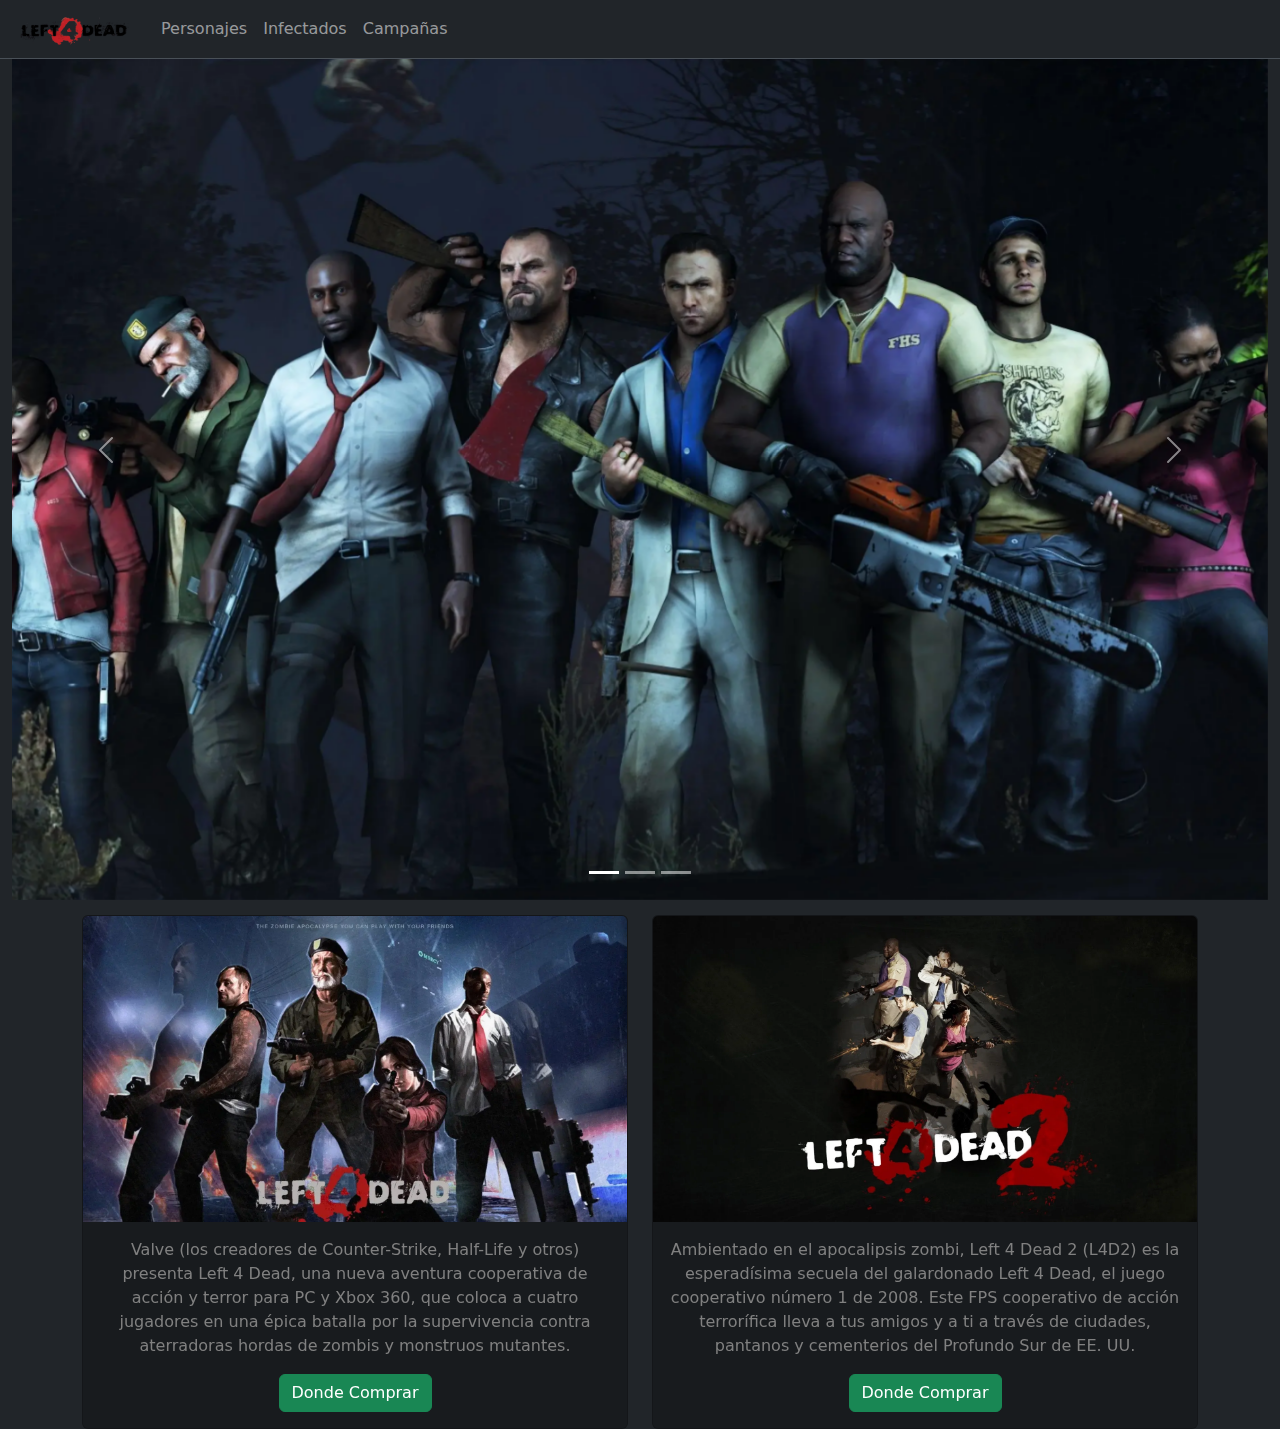
<file: index.html>
<!DOCTYPE html>
<html lang="en">

<head>
    <meta charset="UTF-8">
    <meta name="viewport" content="width=device-width, initial-scale=1.0">
    <!--Manifiesto-->
    <link rel="manifest" href="manifest.json">
    <!--CDN Bootstrap-->
    <link href="https://cdn.jsdelivr.net/npm/bootstrap@5.3.3/dist/css/bootstrap.min.css" rel="stylesheet"
        integrity="sha384-QWTKZyjpPEjISv5WaRU9OFeRpok6YctnYmDr5pNlyT2bRjXh0JMhjY6hW+ALEwIH" crossorigin="anonymous">
    <!--JS Bootstrap-->
    <script src="https://cdn.jsdelivr.net/npm/bootstrap@5.3.3/dist/js/bootstrap.bundle.min.js"
        integrity="sha384-YvpcrYf0tY3lHB60NNkmXc5s9fDVZLESaAA55NDzOxhy9GkcIdslK1eN7N6jIeHz"
        crossorigin="anonymous"></script>
    <!--Estilos-->
    <link rel="stylesheet" href="css/estilo_01.css">

    <title>Home</title>
</head>

<body>
    <!--Navbar-->
    <nav class="navbar navbar-expand-lg bg-dark border-bottom border-body" data-bs-theme="dark">
        <div class="container-fluid">
            <a class="navbar-brand" href="index.html">
                <img src="img/icon_logo.webp" alt="Logo" width="125" height="30">
            </a>
            <button class="navbar-toggler" type="button" data-bs-toggle="collapse" data-bs-target="#navbarNav"
                aria-controls="navbarNav" aria-expanded="false" aria-label="Toggle navigation">
                <span class="navbar-toggler-icon"></span>
            </button>
            <div class="collapse navbar-collapse" id="navbarNav">
                <ul class="navbar-nav">
                    <li class="nav-item">
                        <a class="nav-link" href="personajes.html">Personajes</a>
                    </li>
                    <li class="nav-item">
                        <a class="nav-link" href="infectados.html">Infectados</a>
                    </li>
                    <li class="nav-item">
                        <a class="nav-link" href="campañas.html">Campañas</a>
                    </li>
                </ul>
            </div>
        </div>
    </nav>

    <!--Carousel-->
    <div class="container-fluid">

        <div id="carouselExampleIndicators" class="carousel slide">
            <div class="carousel-indicators">
                <button type="button" data-bs-target="#carouselExampleIndicators" data-bs-slide-to="0" class="active"
                    aria-current="true" aria-label="Slide 1"></button>
                <button type="button" data-bs-target="#carouselExampleIndicators" data-bs-slide-to="1"
                    aria-label="Slide 2"></button>
                <button type="button" data-bs-target="#carouselExampleIndicators" data-bs-slide-to="2"
                    aria-label="Slide 3"></button>
            </div>
            <div class="carousel-inner">
                <div class="carousel-item active">
                    <img src="img/img_001.webp" class="d-block w-100" alt="...">
                </div>
                <div class="carousel-item">
                    <img src="img/img_004.webp" class="d-block w-100" alt="...">
                </div>
                <div class="carousel-item">
                    <img src="img/img_005.webp" class="d-block w-100" alt="...">
                </div>
            </div>
            <button class="carousel-control-prev" type="button" data-bs-target="#carouselExampleIndicators"
                data-bs-slide="prev">
                <span class="carousel-control-prev-icon" aria-hidden="true"></span>
                <span class="visually-hidden">Previous</span>
            </button>
            <button class="carousel-control-next" type="button" data-bs-target="#carouselExampleIndicators"
                data-bs-slide="next">
                <span class="carousel-control-next-icon" aria-hidden="true"></span>
                <span class="visually-hidden">Next</span>
            </button>
        </div>

    </div>

    <!--Notificacion de Bienvenida-->
    <dialog id="mi-dialogo">
        <img src="img/logo.png" style="margin: 0.5rem; width: 40px; height: 40px;">
        <h4 style="margin: 0.5rem;">Hola Bienvenido A La Wiki De L4D</h4>
        <button id="cerrar-dialogo" style="margin: 0.5rem;">Cerrar</button>
    </dialog>

    <!--Contenido-->
    <div class="container text-center">
        <div class="row">
            <div class="col-md-6 d-flex align-items-stretch">
                <div class="card">
                    <img src="img/img_002.webp" class="card-img-top">
                    <div class="card-body">
                        <p class="card-text">
                            Valve (los creadores de Counter-Strike, Half-Life y otros) presenta Left 4 Dead, una nueva
                            aventura cooperativa de acción y
                            terror para PC y Xbox 360, que coloca a cuatro jugadores en una épica batalla por la
                            supervivencia contra aterradoras hordas de zombis y monstruos
                            mutantes.
                        </p>
                        <a href="https://store.steampowered.com/app/500/Left_4_Dead/" class="btn btn-success">Donde
                            Comprar</a>
                    </div>
                </div>
            </div>
            <div class="col-md-6 d-flex align-items-stretch">
                <div class="card">
                    <img src="img/img_003.webp" class="card-img-top">
                    <div class="card-body">
                        <p class="card-text">
                            Ambientado en el apocalipsis zombi, Left 4 Dead 2 (L4D2) es la esperadísima secuela del
                            galardonado Left 4 Dead, el juego cooperativo número 1 de 2008.
                            Este FPS cooperativo de acción terrorífica lleva a tus amigos y a ti a través de ciudades,
                            pantanos y cementerios del Profundo Sur de EE. UU.
                        </p>
                        <a href="https://store.steampowered.com/app/550/Left_4_Dead_2/" class="btn btn-success">Donde
                            Comprar</a>
                    </div>
                </div>
            </div>
        </div>
    </div>

    <script src="serviceworker.js?v=1"></script>

    <script>
        //Registrar ServiceWorker
        if ('serviceWorker' in navigator) {
            navigator.serviceWorker.register('serviceworker.js')
                .then(function (registration) {
                    console.log('Service Worker registrado con éxito:', registration);
                })
                .catch(function (error) {
                    console.log('Fallo en el registro del Service Worker:', error);
                });
        }
        window.addEventListener("online", function () {
            console.log("Estas en linea!");
        });
        window.addEventListener("offline", function () {
            console.log("No tienes conexion a internet!");
        });
    </script>

    <script>
        /*Notificaciones*/

        //Pedir permiso para notificaciones
        function allowedNotifications() {
            if (!("Notification" in window)) {
                console.log("Notificaciones no soportadas en el navegador");
                return;
            }
            //Solicitar permiso al usuario
            Notification.requestPermission()
                .then(permission => {
                    if (permission === "granted") {
                        console.log("Permisos para las notificaciones aceptados");
                    } else {
                        console.log("Permisos para las notificaciones denegados");
                    }
                })
                .catch(error => {
                    console.error("Error al solicitar permiso para notificaciones:", error);
                });
        }
        //Mostrar notificaciones
        function showNotifications() {
            document.getElementById('mi-dialogo').showModal();
        }
        //Ejecutar la función para pedir permiso al cargar la página
        document.addEventListener("DOMContentLoaded", () => {
            allowedNotifications();
            //Mostrar una notificación de prueba
            setTimeout(() => {
                showNotifications();
            }, 3000);//Retraso de tres segundos para que la pagina cargue bien
        });
        //Cerrar el dialogo
        document.getElementById('cerrar-dialogo').addEventListener('click', () => 
            { document.getElementById('mi-dialogo').close(); 
        });
    </script>
</body>

</html>
</file>
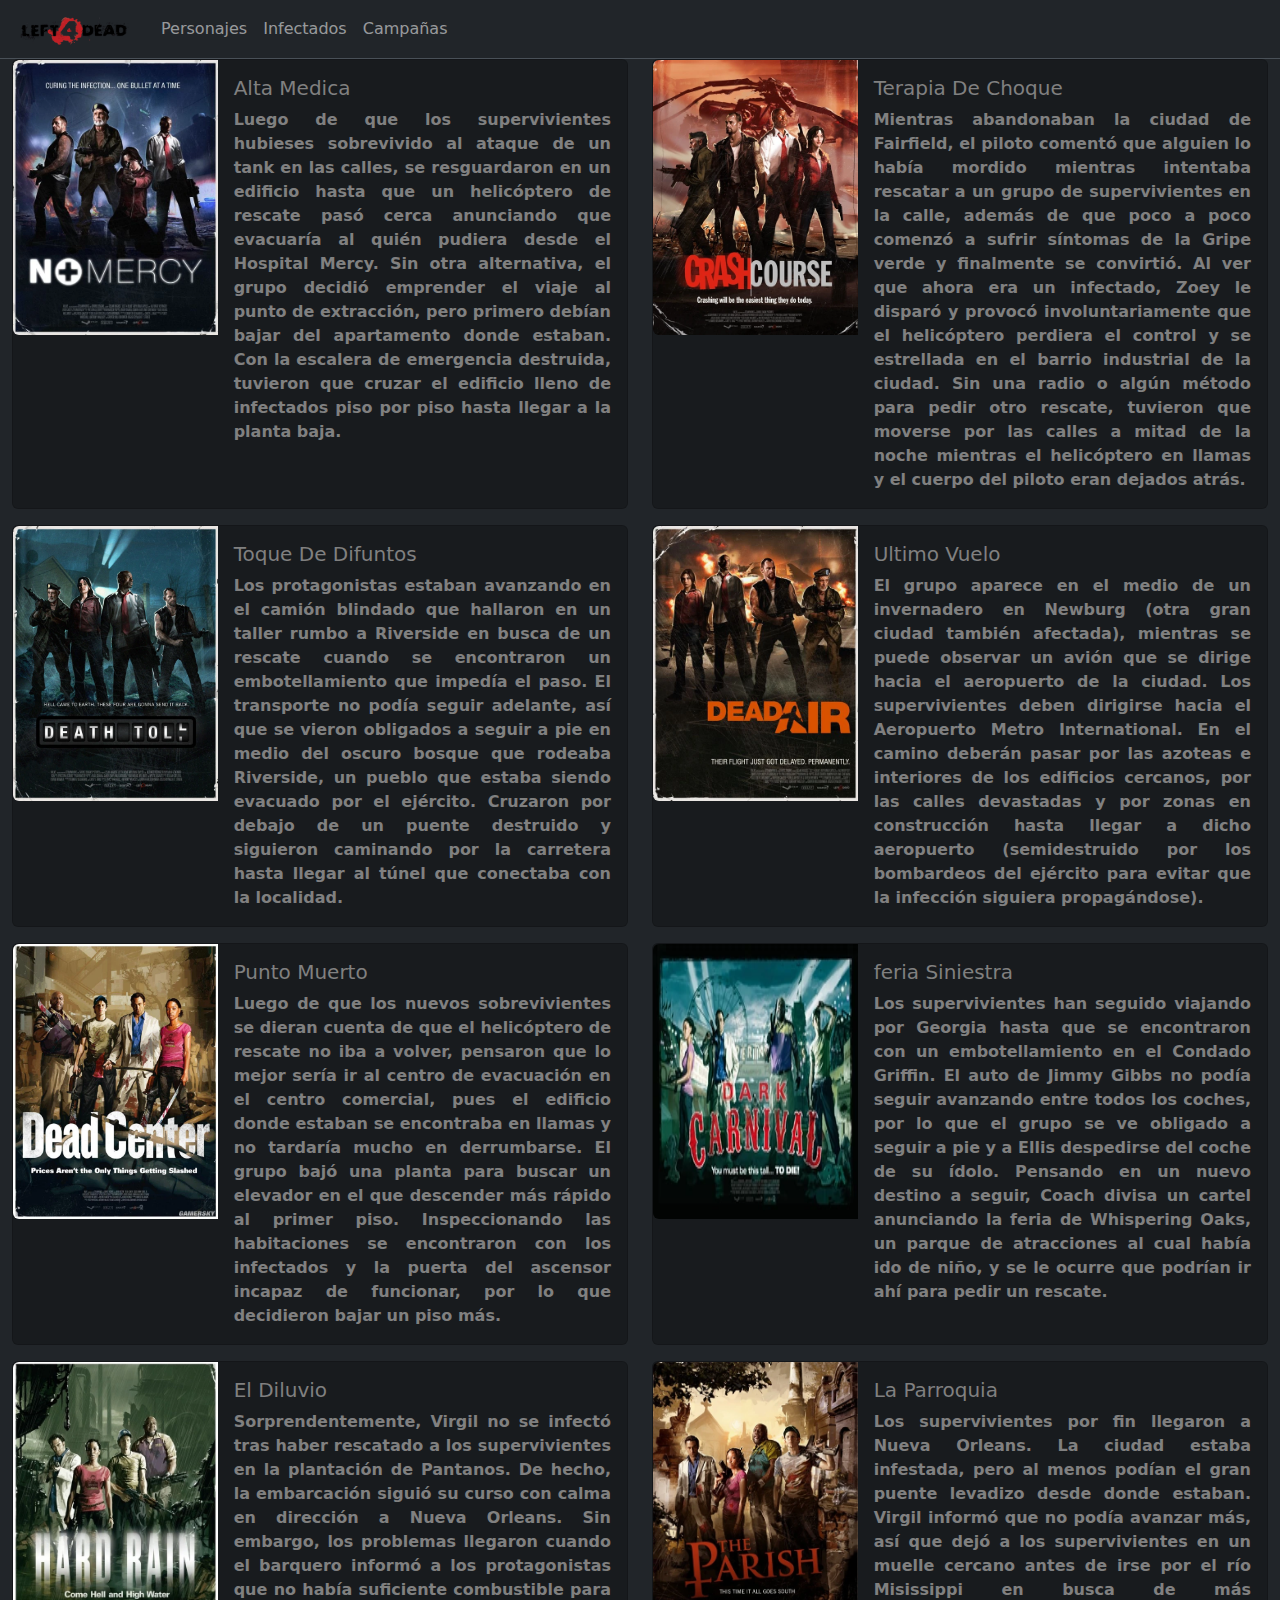
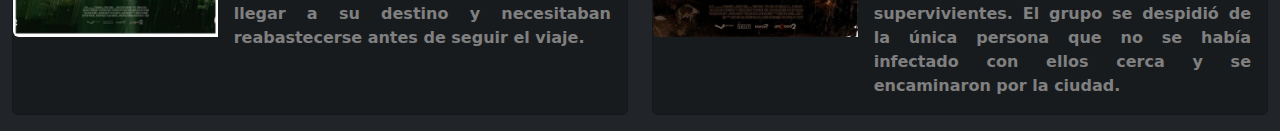
<file: campañas.html>
<!DOCTYPE html>
<html lang="en">

<head>
    <meta charset="UTF-8">
    <meta name="viewport" content="width=device-width, initial-scale=1.0">
    <!--CDN Bootstrap-->
    <link href="https://cdn.jsdelivr.net/npm/bootstrap@5.3.3/dist/css/bootstrap.min.css" rel="stylesheet"
        integrity="sha384-QWTKZyjpPEjISv5WaRU9OFeRpok6YctnYmDr5pNlyT2bRjXh0JMhjY6hW+ALEwIH" crossorigin="anonymous">
    <!--JS Bootstrap-->
    <script src="https://cdn.jsdelivr.net/npm/bootstrap@5.3.3/dist/js/bootstrap.bundle.min.js"
        integrity="sha384-YvpcrYf0tY3lHB60NNkmXc5s9fDVZLESaAA55NDzOxhy9GkcIdslK1eN7N6jIeHz"
        crossorigin="anonymous"></script>
    <!--Estilos-->
    <link rel="stylesheet" href="css/estilo_02.css">

    <title>Campañas</title>
</head>

<body>
    <!--Navbar-->
    <nav class="navbar navbar-expand-lg bg-dark border-bottom border-body" data-bs-theme="dark">
        <div class="container-fluid">
            <a class="navbar-brand" href="index.html">
                <img src="img/icon_logo.webp" alt="Logo" width="125" height="30">
            </a>
            <button class="navbar-toggler" type="button" data-bs-toggle="collapse" data-bs-target="#navbarNav"
                aria-controls="navbarNav" aria-expanded="false" aria-label="Toggle navigation">
                <span class="navbar-toggler-icon"></span>
            </button>
            <div class="collapse navbar-collapse" id="navbarNav">
                <ul class="navbar-nav">
                    <li class="nav-item">
                        <a class="nav-link" href="personajes.html">Personajes</a>
                    </li>
                    <li class="nav-item">
                        <a class="nav-link" href="infectados.html">Infectados</a>
                    </li>
                    <li class="nav-item">
                        <a class="nav-link" href="campañas.html">Campañas</a>
                    </li>
                </ul>
            </div>
        </div>
    </nav>

    <div class="container-fluid">

        <div class="row">

            <div class="col-md-6 d-flex align-items-stretch">
                <div class="card mb-3">
                    <div class="row g-0">
                        <div class="col-md-4">
                            <img src="img/Alta_Medica.webp" class="img-fluid rounded-start" alt="...">
                        </div>
                        <div class="col-md-8">
                            <div class="card-body">
                                <h5 class="card-title">Alta Medica</h5>
                                <p class="card-text">
                                    Luego de que los supervivientes hubieses sobrevivido al ataque de un tank en las
                                    calles, se resguardaron en un edificio hasta que un helicóptero de rescate pasó
                                    cerca anunciando que evacuaría al quién pudiera desde el Hospital Mercy. Sin otra
                                    alternativa, el grupo decidió emprender el viaje al punto de extracción, pero
                                    primero debían bajar del apartamento donde estaban. Con la escalera de emergencia
                                    destruida, tuvieron que cruzar el edificio lleno de infectados piso por piso hasta
                                    llegar a la planta baja.
                                </p>
                            </div>
                        </div>
                    </div>
                </div>
            </div>

            <div class="col-md-6 d-flex align-items-stretch">
                <div class="card mb-3">
                    <div class="row g-0">
                        <div class="col-md-4">
                            <img src="img/Terapia_Choque.webp" class="img-fluid rounded-start" alt="...">
                        </div>
                        <div class="col-md-8">
                            <div class="card-body">
                                <h5 class="card-title">Terapia De Choque</h5>
                                <p class="card-text">
                                    Mientras abandonaban la ciudad de Fairfield, el piloto comentó que alguien lo había
                                    mordido mientras intentaba rescatar a un grupo de supervivientes en la calle, además
                                    de que poco a poco comenzó a sufrir síntomas de la Gripe verde y finalmente se
                                    convirtió. Al ver que ahora era un infectado, Zoey le disparó y provocó
                                    involuntariamente que el helicóptero perdiera el control y se estrellada en el
                                    barrio industrial de la ciudad. Sin una radio o algún método para pedir otro
                                    rescate, tuvieron que moverse por las calles a mitad de la noche mientras el
                                    helicóptero en llamas y el cuerpo del piloto eran dejados atrás.
                                </p>
                            </div>
                        </div>
                    </div>
                </div>
            </div>

        </div>

        <div class="row">

            <div class="col-md-6 d-flex align-items-stretch">
                <div class="card mb-3">
                    <div class="row g-0">
                        <div class="col-md-4">
                            <img src="img/Toque_Difuntos.webp" class="img-fluid rounded-start" alt="...">
                        </div>
                        <div class="col-md-8">
                            <div class="card-body">
                                <h5 class="card-title">Toque De Difuntos</h5>
                                <p class="card-text">
                                    Los protagonistas estaban avanzando en el camión blindado que hallaron en un taller
                                    rumbo a Riverside en busca de un rescate cuando se encontraron un embotellamiento
                                    que impedía el paso. El transporte no podía seguir adelante, así que se vieron
                                    obligados a seguir a pie en medio del oscuro bosque que rodeaba Riverside, un pueblo
                                    que estaba siendo evacuado por el ejército. Cruzaron por debajo de un puente
                                    destruido y siguieron caminando por la carretera hasta llegar al túnel que conectaba
                                    con la localidad.
                                </p>
                            </div>
                        </div>
                    </div>
                </div>
            </div>

            <div class="col-md-6 d-flex align-items-stretch">
                <div class="card mb-3">
                    <div class="row g-0">
                        <div class="col-md-4">
                            <img src="img/Ultimo_Vuelo.webp" class="img-fluid rounded-start" alt="...">
                        </div>
                        <div class="col-md-8">
                            <div class="card-body">
                                <h5 class="card-title">Ultimo Vuelo</h5>
                                <p class="card-text">
                                    El grupo aparece en el medio de un invernadero en Newburg (otra gran ciudad también
                                    afectada), mientras se puede observar un avión que se dirige hacia el aeropuerto de
                                    la ciudad. Los supervivientes deben dirigirse hacia el Aeropuerto Metro
                                    International. En el camino deberán pasar por las azoteas e interiores de los
                                    edificios cercanos, por las calles devastadas y por zonas en construcción hasta
                                    llegar a dicho aeropuerto (semidestruido por los bombardeos del ejército para evitar
                                    que la infección siguiera propagándose).
                                </p>
                            </div>
                        </div>
                    </div>
                </div>
            </div>

        </div>

        <div class="row">

            <div class="col-md-6 d-flex align-items-stretch">
                <div class="card mb-3">
                    <div class="row g-0">
                        <div class="col-md-4">
                            <img src="img/Punto_Muerto.webp" class="img-fluid rounded-start" alt="...">
                        </div>
                        <div class="col-md-8">
                            <div class="card-body">
                                <h5 class="card-title">Punto Muerto</h5>
                                <p class="card-text">
                                    Luego de que los nuevos sobrevivientes se dieran cuenta de que el helicóptero de
                                    rescate no iba a volver, pensaron que lo mejor sería ir al centro de evacuación en
                                    el centro comercial, pues el edificio donde estaban se encontraba en llamas y no
                                    tardaría mucho en derrumbarse. El grupo bajó una planta para buscar un elevador en
                                    el que descender más rápido al primer piso. Inspeccionando las habitaciones se
                                    encontraron con los infectados y la puerta del ascensor incapaz de funcionar, por lo
                                    que decidieron bajar un piso más.
                                </p>
                            </div>
                        </div>
                    </div>
                </div>
            </div>

            <div class="col-md-6 d-flex align-items-stretch">
                <div class="card mb-3">
                    <div class="row g-0">
                        <div class="col-md-4">
                            <img src="img/Feria_Siniestra.webp" class="img-fluid rounded-start" alt="...">
                        </div>
                        <div class="col-md-8">
                            <div class="card-body">
                                <h5 class="card-title">feria Siniestra</h5>
                                <p class="card-text">
                                    Los supervivientes han seguido viajando por Georgia hasta que se encontraron con un
                                    embotellamiento en el Condado Griffin. El auto de Jimmy Gibbs no podía seguir
                                    avanzando entre todos los coches, por lo que el grupo se ve obligado a seguir a pie
                                    y a Ellis despedirse del coche de su ídolo. Pensando en un nuevo destino a seguir,
                                    Coach divisa un cartel anunciando la feria de Whispering Oaks, un parque de
                                    atracciones al cual había ido de niño, y se le ocurre que podrían ir ahí para pedir
                                    un rescate.
                                </p>
                            </div>
                        </div>
                    </div>
                </div>
            </div>

        </div>

        <div class="row">

            <div class="col-md-6 d-flex align-items-stretch">
                <div class="card mb-3">
                    <div class="row g-0">
                        <div class="col-md-4">
                            <img src="img/Diluvio.webp" class="img-fluid rounded-start" alt="...">
                        </div>
                        <div class="col-md-8">
                            <div class="card-body">
                                <h5 class="card-title">El Diluvio</h5>
                                <p class="card-text">
                                    Sorprendentemente, Virgil no se infectó tras haber rescatado a los supervivientes en
                                    la plantación de Pantanos. De hecho, la embarcación siguió su curso con calma en
                                    dirección a Nueva Orleans. Sin embargo, los problemas llegaron cuando el barquero
                                    informó a los protagonistas que no había suficiente combustible para llegar a su
                                    destino y necesitaban reabastecerse antes de seguir el viaje.
                                </p>
                            </div>
                        </div>
                    </div>
                </div>
            </div>

            <div class="col-md-6 d-flex align-items-stretch">
                <div class="card mb-3">
                    <div class="row g-0">
                        <div class="col-md-4">
                            <img src="img/Parroquia.webp" class="img-fluid rounded-start" alt="...">
                        </div>
                        <div class="col-md-8">
                            <div class="card-body">
                                <h5 class="card-title">La Parroquia</h5>
                                <p class="card-text">
                                    Los supervivientes por fin llegaron a Nueva Orleans. La ciudad estaba infestada,
                                    pero al menos podían el gran puente levadizo desde donde estaban. Virgil informó que
                                    no podía avanzar más, así que dejó a los supervivientes en un muelle cercano antes
                                    de irse por el río Misissippi en busca de más supervivientes. El grupo se despidió
                                    de la única persona que no se había infectado con ellos cerca y se encaminaron por
                                    la ciudad.
                                </p>
                            </div>
                        </div>
                    </div>
                </div>
            </div>

        </div>

    </div>
</body>

</html>
</file>
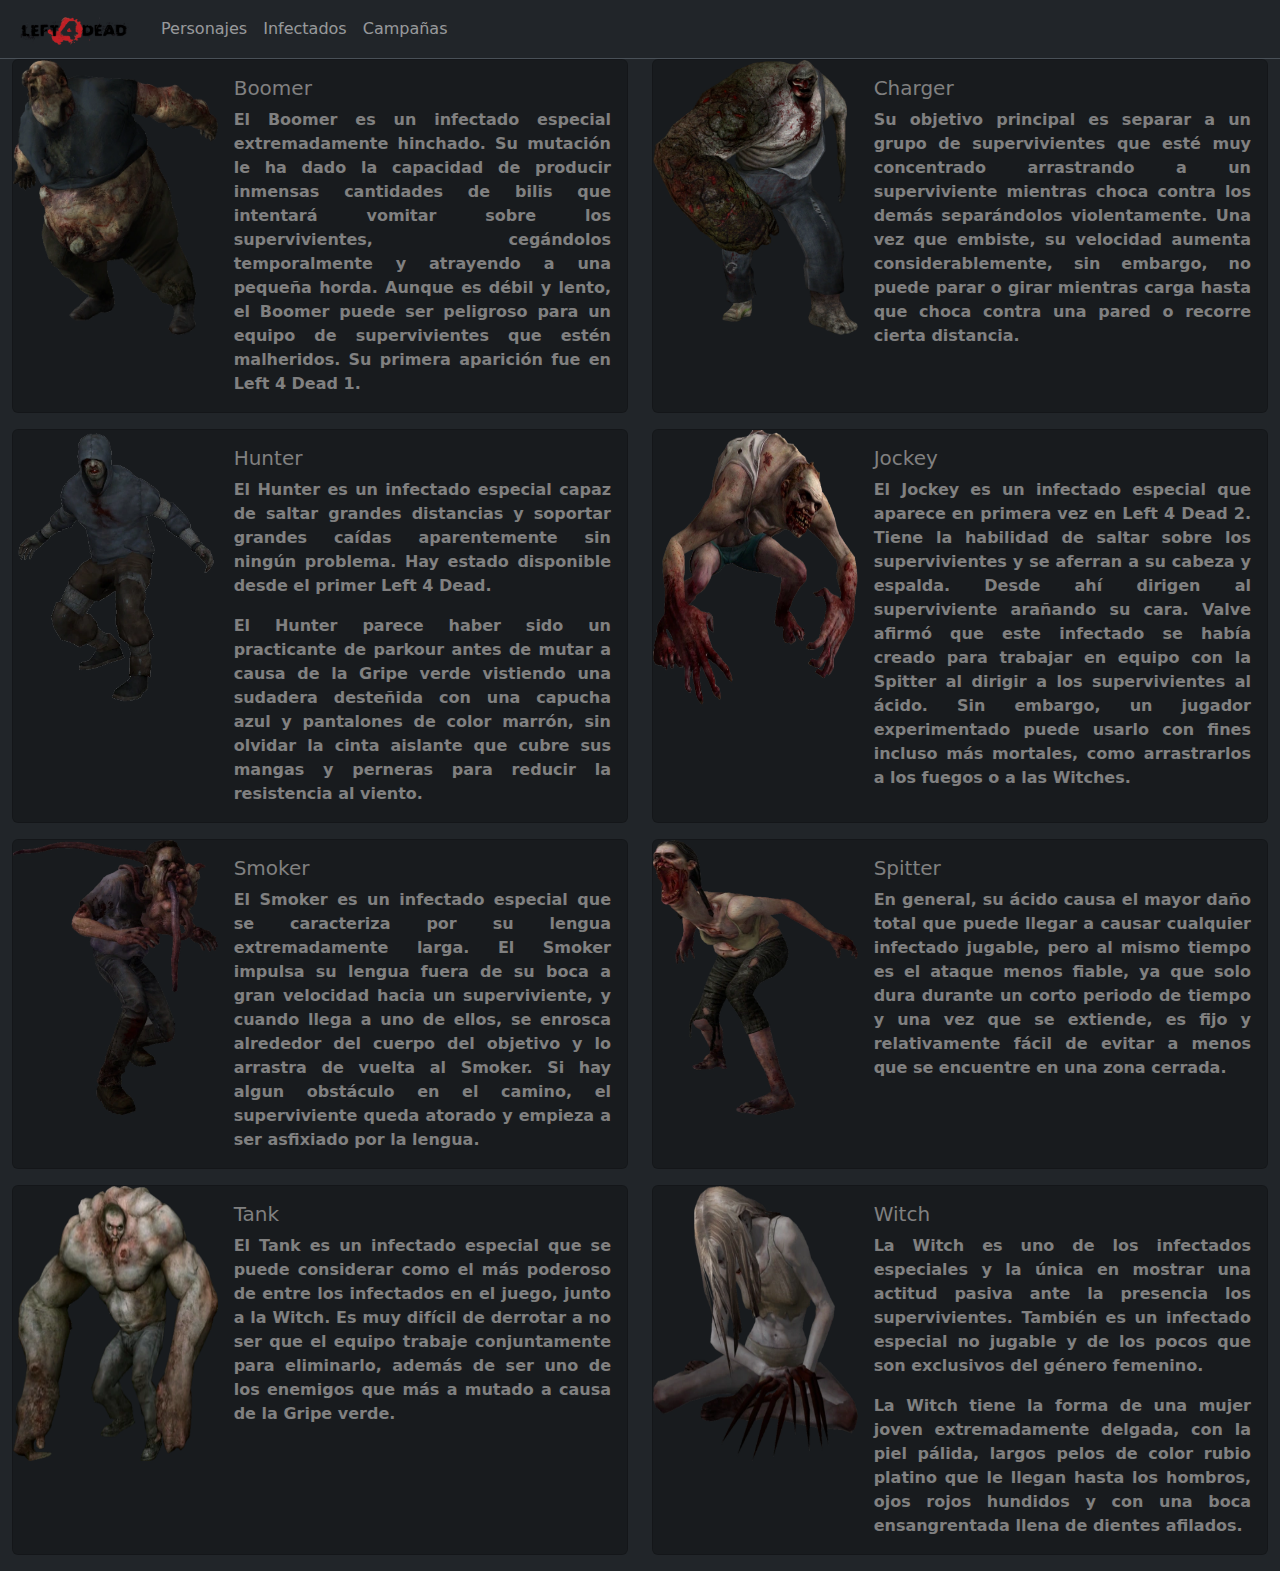
<file: infectados.html>
<!DOCTYPE html>
<html lang="en">

<head>
    <meta charset="UTF-8">
    <meta name="viewport" content="width=device-width, initial-scale=1.0">
    <!--CDN Bootstrap-->
    <link href="https://cdn.jsdelivr.net/npm/bootstrap@5.3.3/dist/css/bootstrap.min.css" rel="stylesheet"
        integrity="sha384-QWTKZyjpPEjISv5WaRU9OFeRpok6YctnYmDr5pNlyT2bRjXh0JMhjY6hW+ALEwIH" crossorigin="anonymous">
    <!--JS Bootstrap-->
    <script src="https://cdn.jsdelivr.net/npm/bootstrap@5.3.3/dist/js/bootstrap.bundle.min.js"
        integrity="sha384-YvpcrYf0tY3lHB60NNkmXc5s9fDVZLESaAA55NDzOxhy9GkcIdslK1eN7N6jIeHz"
        crossorigin="anonymous"></script>
    <!--Estilos-->
    <link rel="stylesheet" href="css/estilo_02.css">

    <title>Infectados</title>
</head>

<body>
    <!--Navbar-->
    <nav class="navbar navbar-expand-lg bg-dark border-bottom border-body" data-bs-theme="dark">
        <div class="container-fluid">
            <a class="navbar-brand" href="index.html">
                <img src="img/icon_logo.webp" alt="Logo" width="125" height="30">
            </a>
            <button class="navbar-toggler" type="button" data-bs-toggle="collapse" data-bs-target="#navbarNav"
                aria-controls="navbarNav" aria-expanded="false" aria-label="Toggle navigation">
                <span class="navbar-toggler-icon"></span>
            </button>
            <div class="collapse navbar-collapse" id="navbarNav">
                <ul class="navbar-nav">
                    <li class="nav-item">
                        <a class="nav-link" href="personajes.html">Personajes</a>
                    </li>
                    <li class="nav-item">
                        <a class="nav-link" href="infectados.html">Infectados</a>
                    </li>
                    <li class="nav-item">
                        <a class="nav-link" href="campañas.html">Campañas</a>
                    </li>
                </ul>
            </div>
        </div>
    </nav>

    <div class="container-fluid">

        <div class="row">

            <div class="col-md-6 d-flex align-items-stretch">
                <div class="card mb-3">
                    <div class="row g-0">
                        <div class="col-md-4">
                            <img src="img/Boomer.webp" class="img-fluid rounded-start" alt="...">
                        </div>
                        <div class="col-md-8">
                            <div class="card-body">
                                <h5 class="card-title">Boomer</h5>
                                <p class="card-text">
                                    El Boomer es un infectado especial extremadamente hinchado. Su mutación le ha dado
                                    la capacidad de producir inmensas cantidades de bilis que intentará vomitar sobre
                                    los supervivientes, cegándolos temporalmente y atrayendo a una pequeña horda. Aunque
                                    es débil y lento, el Boomer puede ser peligroso para un equipo de supervivientes que
                                    estén malheridos. Su primera aparición fue en Left 4 Dead 1.
                                </p>
                            </div>
                        </div>
                    </div>
                </div>
            </div>

            <div class="col-md-6 d-flex align-items-stretch">
                <div class="card mb-3">
                    <div class="row g-0">
                        <div class="col-md-4">
                            <img src="img/Charger.webp" class="img-fluid rounded-start" alt="...">
                        </div>
                        <div class="col-md-8">
                            <div class="card-body">
                                <h5 class="card-title">Charger</h5>
                                <p class="card-text">
                                    Su objetivo principal es separar a un grupo de supervivientes que esté muy
                                    concentrado arrastrando a un superviviente mientras choca contra los demás
                                    separándolos violentamente. Una vez que embiste, su velocidad aumenta
                                    considerablemente, sin embargo, no puede parar o girar mientras carga hasta que
                                    choca contra una pared o recorre cierta distancia.
                                </p>
                            </div>
                        </div>
                    </div>
                </div>
            </div>

        </div>

        <div class="row">

            <div class="col-md-6 d-flex align-items-stretch">
                <div class="card mb-3">
                    <div class="row g-0">
                        <div class="col-md-4">
                            <img src="img/Hunter.webp" class="img-fluid rounded-start" alt="...">
                        </div>
                        <div class="col-md-8">
                            <div class="card-body">
                                <h5 class="card-title">Hunter</h5>
                                <p class="card-text">
                                    El Hunter es un infectado especial capaz de saltar grandes distancias y soportar
                                    grandes caídas aparentemente sin ningún problema. Hay estado disponible desde el
                                    primer Left 4 Dead.
                                </p>
                                <p class="card-text">
                                    El Hunter parece haber sido un practicante de parkour antes de mutar a causa de la
                                    Gripe verde vistiendo una sudadera desteñida con una capucha azul y pantalones de
                                    color marrón, sin olvidar la cinta aislante que cubre sus mangas y perneras para
                                    reducir la resistencia al viento.
                                </p>
                            </div>
                        </div>
                    </div>
                </div>
            </div>

            <div class="col-md-6 d-flex align-items-stretch">
                <div class="card mb-3">
                    <div class="row g-0">
                        <div class="col-md-4">
                            <img src="img/Jockey.webp" class="img-fluid rounded-start" alt="...">
                        </div>
                        <div class="col-md-8">
                            <div class="card-body">
                                <h5 class="card-title">Jockey</h5>
                                <p class="card-text">
                                    El Jockey es un infectado especial que aparece en primera vez en Left 4 Dead 2.
                                    Tiene la habilidad de saltar sobre los supervivientes y se aferran a su cabeza y
                                    espalda. Desde ahí dirigen al superviviente arañando su cara. Valve afirmó que este
                                    infectado se había creado para trabajar en equipo con la Spitter al dirigir a los
                                    supervivientes al ácido. Sin embargo, un jugador experimentado puede usarlo con
                                    fines incluso más mortales, como arrastrarlos a los fuegos o a las Witches.
                                </p>
                            </div>
                        </div>
                    </div>
                </div>
            </div>

        </div>

        <div class="row">

            <div class="col-md-6 d-flex align-items-stretch">
                <div class="card mb-3">
                    <div class="row g-0">
                        <div class="col-md-4">
                            <img src="img/Smoker.webp" class="img-fluid rounded-start" alt="...">
                        </div>
                        <div class="col-md-8">
                            <div class="card-body">
                                <h5 class="card-title">Smoker</h5>
                                <p class="card-text">
                                    El Smoker es un infectado especial que se caracteriza por su lengua extremadamente
                                    larga. El Smoker impulsa su lengua fuera de su boca a gran velocidad hacia un
                                    superviviente, y cuando llega a uno de ellos, se enrosca alrededor del cuerpo del
                                    objetivo y lo arrastra de vuelta al Smoker. Si hay algun obstáculo en el camino, el
                                    superviviente queda atorado y empieza a ser asfixiado por la lengua.
                                </p>
                            </div>
                        </div>
                    </div>
                </div>
            </div>

            <div class="col-md-6 d-flex align-items-stretch">
                <div class="card mb-3">
                    <div class="row g-0">
                        <div class="col-md-4">
                            <img src="img/Spitter.webp" class="img-fluid rounded-start" alt="...">
                        </div>
                        <div class="col-md-8">
                            <div class="card-body">
                                <h5 class="card-title">Spitter</h5>
                                <p class="card-text">
                                    En general, su ácido causa el mayor daño total que puede llegar a causar cualquier
                                    infectado jugable, pero al mismo tiempo es el ataque menos fiable, ya que solo dura
                                    durante un corto periodo de tiempo y una vez que se extiende, es fijo y
                                    relativamente fácil de evitar a menos que se encuentre en una zona cerrada.
                                </p>
                            </div>
                        </div>
                    </div>
                </div>
            </div>

        </div>

        <div class="row">

            <div class="col-md-6 d-flex align-items-stretch">
                <div class="card mb-3">
                    <div class="row g-0">
                        <div class="col-md-4">
                            <img src="img/Tank.webp" class="img-fluid rounded-start" alt="...">
                        </div>
                        <div class="col-md-8">
                            <div class="card-body">
                                <h5 class="card-title">Tank</h5>
                                <p class="card-text">
                                    El Tank es un infectado especial que se puede considerar como el más poderoso de
                                    entre los infectados en el juego, junto a la Witch. Es muy difícil de derrotar a no
                                    ser que el equipo trabaje conjuntamente para eliminarlo, además de ser uno de los
                                    enemigos que más a mutado a causa de la Gripe verde.
                                </p>
                            </div>
                        </div>
                    </div>
                </div>
            </div>

            <div class="col-md-6 d-flex align-items-stretch">
                <div class="card mb-3">
                    <div class="row g-0">
                        <div class="col-md-4">
                            <img src="img/Witch.webp" class="img-fluid rounded-start" alt="...">
                        </div>
                        <div class="col-md-8">
                            <div class="card-body">
                                <h5 class="card-title">Witch</h5>
                                <p class="card-text">
                                    La Witch es uno de los infectados especiales y la única en mostrar una actitud
                                    pasiva ante la presencia los supervivientes. También es un infectado especial no
                                    jugable y de los pocos que son exclusivos del género femenino.
                                </p>
                                <p class="card-text">
                                    La Witch tiene la forma de una mujer joven extremadamente delgada, con la piel
                                    pálida, largos pelos de color rubio platino que le llegan hasta los hombros, ojos
                                    rojos hundidos y con una boca ensangrentada llena de dientes afilados.
                                </p>
                            </div>
                        </div>
                    </div>
                </div>
            </div>

        </div>

    </div>
</body>

</html>
</file>
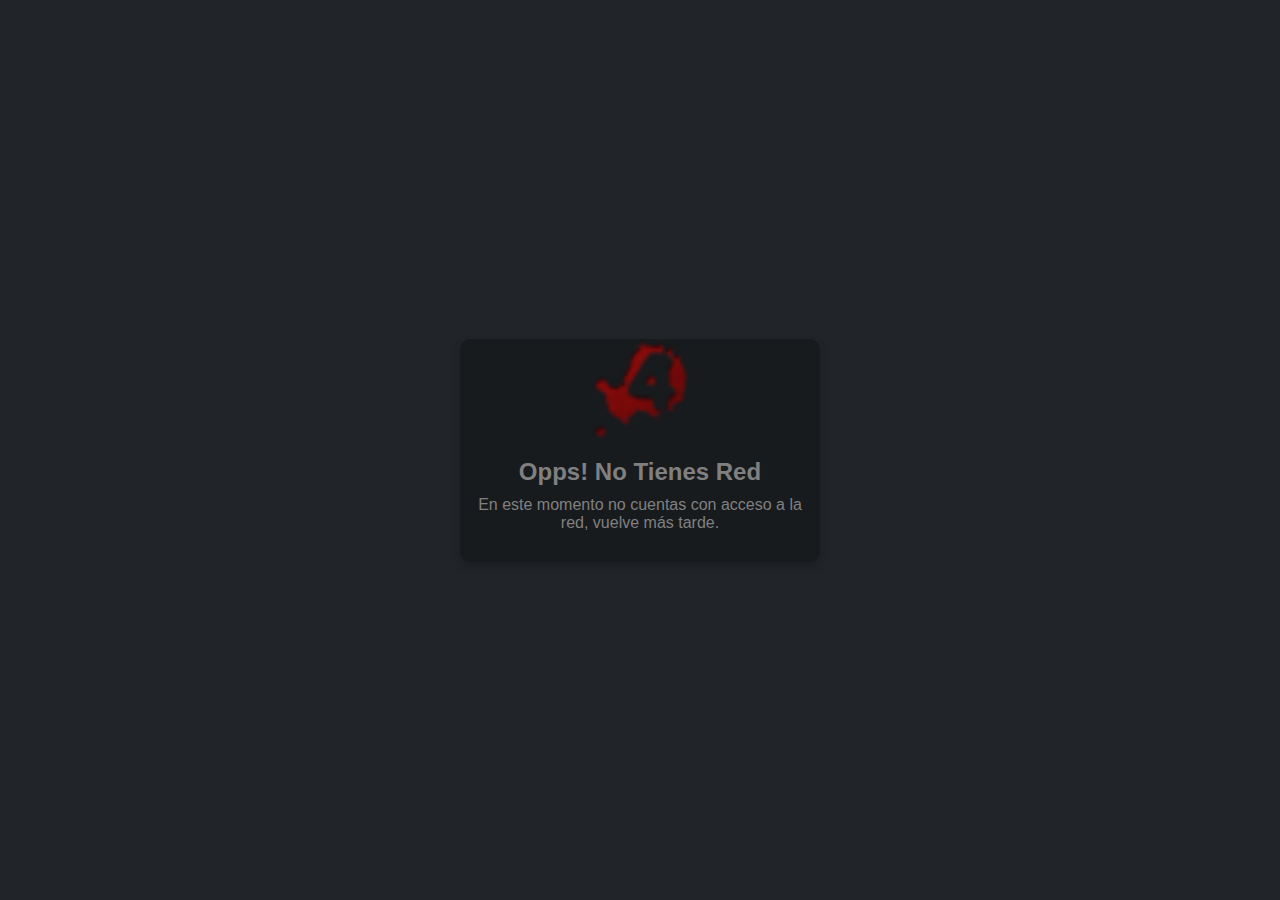
<file: offline.html>
<!DOCTYPE html>
<html lang="en">

<head>
    <meta charset="UTF-8">
    <meta name="viewport" content="width=device-width, initial-scale=1.0">

    <style>
        /* Estilo básico y centrado de la página */
        * {
            margin: 0;
            padding: 0;
            box-sizing: border-box;
            font-family: Arial, sans-serif;
        }

        body,
        html {
            height: 100%;
            display: flex;
            justify-content: center;
            align-items: center;
            background-color: #212529;
            color: gray;
        }

        /* Contenedor centrado */
        .container {
            display: flex;
            justify-content: center;
            align-items: center;
            width: 100%;
            max-width: 400px;
            padding: 20px;
        }

        /* Estilo de la tarjeta */
        .card {
            background-color: rgba(0, 0, 0, 0.25);
            color: gray;
            border-radius: 10px;
            box-shadow: 0 4px 8px rgba(0, 0, 0, 0.2);
            overflow: hidden;
            text-align: center;
            transition: transform 0.3s ease;
            width: 100%;
        }

        .card:hover {
            transform: scale(1.05);
        }

        .card-image {
            width: 100px;
            height: 100px;
        }

        .card-content {
            padding: 15px;
        }

        .card-title {
            font-size: 1.5em;
            margin-bottom: 10px;
            color: gray;
        }

        .card-description {
            font-size: 1em;
            color: gray;
            margin-bottom: 15px;
        }

        /* Responsividad */
        @media (max-width: 768px) {
            .card-title {
                font-size: 1.3em;
            }

            .card-description {
                font-size: 0.9em;
            }
        }

        @media (max-width: 480px) {
            .container {
                padding: 10px;
            }

            .card-title {
                font-size: 1.2em;
            }

            .card-description {
                font-size: 0.85em;
            }
        }
    </style>

    <title>Opps! No Tienes Red</title>
</head>

<body>
    <div class="container">
        <div class="card">
            <img src="img/logo.png" alt="Imagen de ejemplo" class="card-image">
            <div class="card-content">
                <h2 class="card-title">Opps! No Tienes Red</h2>
                <p class="card-description">En este momento no cuentas con acceso a la red, vuelve más tarde.</p>
            </div>
        </div>
    </div>
</body>

</html>
</file>
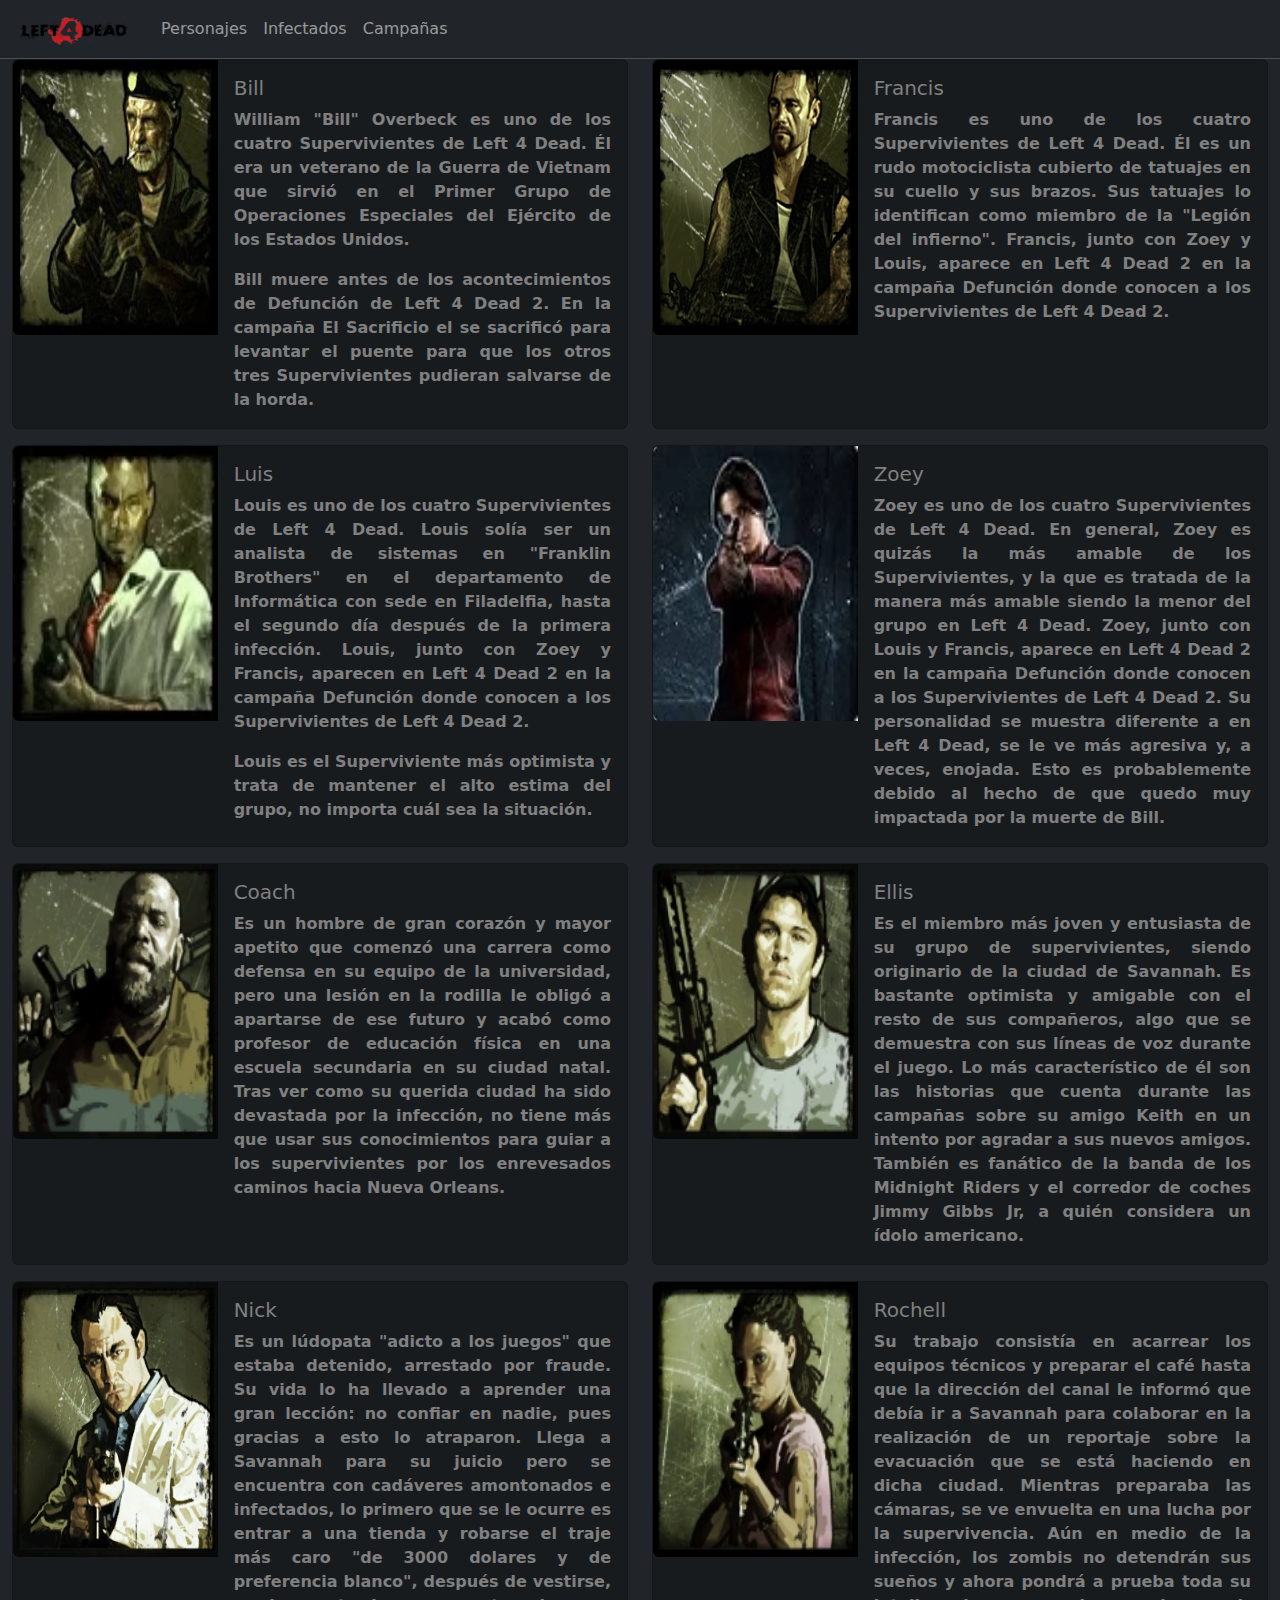
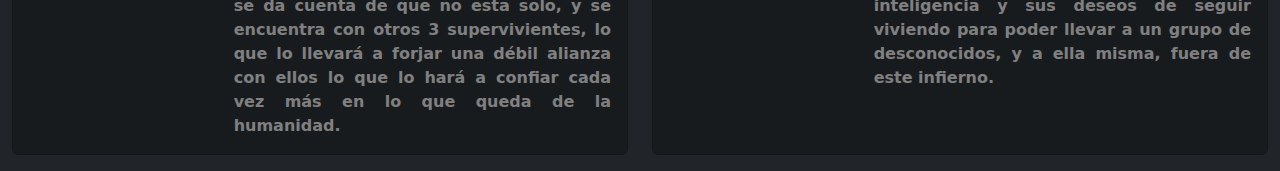
<file: personajes.html>
<!DOCTYPE html>
<html lang="en">

<head>
    <meta charset="UTF-8">
    <meta name="viewport" content="width=device-width, initial-scale=1.0">
    <!--CDN Bootstrap-->
    <link href="https://cdn.jsdelivr.net/npm/bootstrap@5.3.3/dist/css/bootstrap.min.css" rel="stylesheet"
        integrity="sha384-QWTKZyjpPEjISv5WaRU9OFeRpok6YctnYmDr5pNlyT2bRjXh0JMhjY6hW+ALEwIH" crossorigin="anonymous">
    <!--JS Bootstrap-->
    <script src="https://cdn.jsdelivr.net/npm/bootstrap@5.3.3/dist/js/bootstrap.bundle.min.js"
        integrity="sha384-YvpcrYf0tY3lHB60NNkmXc5s9fDVZLESaAA55NDzOxhy9GkcIdslK1eN7N6jIeHz"
        crossorigin="anonymous"></script>
    <!--Estilos-->
    <link rel="stylesheet" href="css/estilo_02.css">

    <title>Personajes</title>
</head>

<body>
    <!--Navbar-->
    <nav class="navbar navbar-expand-lg bg-dark border-bottom border-body" data-bs-theme="dark">
        <div class="container-fluid">
            <a class="navbar-brand" href="index.html">
                <img src="img/icon_logo.webp" alt="Logo" width="125" height="30">
            </a>
            <button class="navbar-toggler" type="button" data-bs-toggle="collapse" data-bs-target="#navbarNav"
                aria-controls="navbarNav" aria-expanded="false" aria-label="Toggle navigation">
                <span class="navbar-toggler-icon"></span>
            </button>
            <div class="collapse navbar-collapse" id="navbarNav">
                <ul class="navbar-nav">
                    <li class="nav-item">
                        <a class="nav-link" href="personajes.html">Personajes</a>
                    </li>
                    <li class="nav-item">
                        <a class="nav-link" href="infectados.html">Infectados</a>
                    </li>
                    <li class="nav-item">
                        <a class="nav-link" href="campañas.html">Campañas</a>
                    </li>
                </ul>
            </div>
        </div>
    </nav>

    <div class="container-fluid">

        <div class="row">

            <div class="col-md-6 d-flex align-items-stretch">
                <div class="card mb-3">
                    <div class="row g-0">
                        <div class="col-md-4">
                            <img src="img/Bill_2.webp" class="img-fluid rounded-start" alt="...">
                        </div>
                        <div class="col-md-8">
                            <div class="card-body">
                                <h5 class="card-title">Bill</h5>
                                <p class="card-text">
                                    William "Bill" Overbeck es uno de los cuatro Supervivientes de Left 4 Dead. Él era
                                    un veterano de la Guerra de Vietnam que sirvió
                                    en el Primer Grupo de Operaciones Especiales del Ejército de los Estados Unidos.
                                </p>
                                <p class="card-text">
                                    Bill muere antes de los acontecimientos de Defunción de Left 4 Dead 2. En la campaña
                                    El Sacrificio el se sacrificó para levantar
                                    el puente para que los otros tres Supervivientes pudieran salvarse de la horda.
                                </p>
                            </div>
                        </div>
                    </div>
                </div>
            </div>

            <div class="col-md-6 d-flex align-items-stretch">
                <div class="card mb-3">
                    <div class="row g-0">
                        <div class="col-md-4">
                            <img src="img/Francis_2.webp" class="img-fluid rounded-start" alt="...">
                        </div>
                        <div class="col-md-8">
                            <div class="card-body">
                                <h5 class="card-title">Francis</h5>
                                <p class="card-text">
                                    Francis es uno de los cuatro Supervivientes de Left 4 Dead. Él es un rudo
                                    motociclista cubierto de tatuajes en su cuello y sus brazos.
                                    Sus tatuajes lo identifican como miembro de la "Legión del infierno". Francis, junto
                                    con Zoey y Louis, aparece en Left 4 Dead 2 en la
                                    campaña Defunción donde conocen a los Supervivientes de Left 4 Dead 2.
                                </p>
                            </div>
                        </div>
                    </div>
                </div>
            </div>

        </div>

        <div class="row">

            <div class="col-md-6 d-flex align-items-stretch">
                <div class="card mb-3">
                    <div class="row g-0">
                        <div class="col-md-4">
                            <img src="img/Luis_2.webp" class="img-fluid rounded-start" alt="...">
                        </div>
                        <div class="col-md-8">
                            <div class="card-body">
                                <h5 class="card-title">Luis</h5>
                                <p class="card-text">
                                    Louis es uno de los cuatro Supervivientes de Left 4 Dead. Louis solía ser un
                                    analista de sistemas en "Franklin Brothers" en el
                                    departamento de Informática con sede en Filadelfia, hasta el segundo día después de
                                    la primera infección. Louis, junto con Zoey y
                                    Francis, aparecen en Left 4 Dead 2 en la campaña Defunción donde conocen a los
                                    Supervivientes de Left 4 Dead 2.
                                </p>
                                <p class="card-text">
                                    Louis es el Superviviente más optimista y trata de mantener el alto estima del
                                    grupo, no importa cuál sea la situación.
                                </p>
                            </div>
                        </div>
                    </div>
                </div>
            </div>

            <div class="col-md-6 d-flex align-items-stretch">
                <div class="card mb-3">
                    <div class="row g-0">
                        <div class="col-md-4">
                            <img src="img/Zoey_2.webp" class="img-fluid rounded-start" alt="...">
                        </div>
                        <div class="col-md-8">
                            <div class="card-body">
                                <h5 class="card-title">Zoey</h5>
                                <p class="card-text">
                                    Zoey es uno de los cuatro Supervivientes de Left 4 Dead. En general, Zoey es quizás
                                    la más amable de los Supervivientes, y la que es
                                    tratada de la manera más amable siendo la menor del grupo en Left 4 Dead. Zoey,
                                    junto con Louis y Francis, aparece en Left 4 Dead 2 en
                                    la campaña Defunción donde conocen a los Supervivientes de Left 4 Dead 2. Su
                                    personalidad se muestra diferente a en Left 4 Dead, se le
                                    ve más agresiva y, a veces, enojada. Esto es probablemente debido al hecho de que
                                    quedo muy impactada por la muerte de Bill.
                                </p>
                            </div>
                        </div>
                    </div>
                </div>
            </div>

        </div>

        <div class="row">

            <div class="col-md-6 d-flex align-items-stretch">
                <div class="card mb-3">
                    <div class="row g-0">
                        <div class="col-md-4">
                            <img src="img/Coach_2.webp" class="img-fluid rounded-start" alt="...">
                        </div>
                        <div class="col-md-8">
                            <div class="card-body">
                                <h5 class="card-title">Coach</h5>
                                <p class="card-text">
                                    Es un hombre de gran corazón y mayor apetito que comenzó una carrera como defensa en
                                    su equipo de la universidad, pero una lesión en
                                    la rodilla le obligó a apartarse de ese futuro y acabó como profesor de educación
                                    física en una escuela secundaria en su ciudad natal.
                                    Tras ver como su querida ciudad ha sido devastada por la infección, no tiene más que
                                    usar sus conocimientos para guiar a los
                                    supervivientes por los enrevesados caminos hacia Nueva Orleans.
                                </p>
                            </div>
                        </div>
                    </div>
                </div>
            </div>

            <div class="col-md-6 d-flex align-items-stretch">
                <div class="card mb-3">
                    <div class="row g-0">
                        <div class="col-md-4">
                            <img src="img/Ellis_2.webp" class="img-fluid rounded-start" alt="...">
                        </div>
                        <div class="col-md-8">
                            <div class="card-body">
                                <h5 class="card-title">Ellis</h5>
                                <p class="card-text">
                                    Es el miembro más joven y entusiasta de su grupo de supervivientes, siendo
                                    originario de la ciudad de Savannah.
                                    Es bastante optimista y amigable con el resto de sus compañeros, algo que se
                                    demuestra con sus líneas de voz durante el juego.
                                    Lo más característico de él son las historias que cuenta durante las campañas sobre
                                    su amigo Keith en un intento por agradar a sus
                                    nuevos amigos. También es fanático de la banda de los Midnight Riders y el corredor
                                    de coches Jimmy Gibbs Jr, a quién considera un
                                    ídolo americano.
                                </p>
                            </div>
                        </div>
                    </div>
                </div>
            </div>

        </div>

        <div class="row">

            <div class="col-md-6 d-flex align-items-stretch">
                <div class="card mb-3">
                    <div class="row g-0">
                        <div class="col-md-4">
                            <img src="img/Nick_2.webp" class="img-fluid rounded-start" alt="...">
                        </div>
                        <div class="col-md-8">
                            <div class="card-body">
                                <h5 class="card-title">Nick</h5>
                                <p class="card-text">
                                    Es un lúdopata "adicto a los juegos" que estaba detenido, arrestado por fraude. Su
                                    vida lo ha llevado a aprender una gran lección:
                                    no confiar en nadie, pues gracias a esto lo atraparon. Llega a Savannah para su
                                    juicio pero se encuentra con cadáveres amontonados e
                                    infectados, lo primero que se le ocurre es entrar a una tienda y robarse el traje
                                    más caro "de 3000 dolares y de preferencia blanco",
                                    después de vestirse, se da cuenta de que no esta solo, y se encuentra con otros 3
                                    supervivientes, lo que lo llevará a forjar una débil
                                    alianza con ellos lo que lo hará a confiar cada vez más en lo que queda de la
                                    humanidad.
                                </p>
                            </div>
                        </div>
                    </div>
                </div>
            </div>

            <div class="col-md-6 d-flex align-items-stretch">
                <div class="card mb-3">
                    <div class="row g-0">
                        <div class="col-md-4">
                            <img src="img/Rochell_2.webp" class="img-fluid rounded-start" alt="...">
                        </div>
                        <div class="col-md-8">
                            <div class="card-body">
                                <h5 class="card-title">Rochell</h5>
                                <p class="card-text">
                                    Su trabajo consistía en acarrear los equipos técnicos y preparar el café hasta que
                                    la dirección del canal le informó que debía ir a
                                    Savannah para colaborar en la realización de un reportaje sobre la evacuación que se
                                    está haciendo en dicha ciudad. Mientras preparaba
                                    las cámaras, se ve envuelta en una lucha por la supervivencia. Aún en medio de la
                                    infección, los zombis no detendrán sus sueños y ahora
                                    pondrá a prueba toda su inteligencia y sus deseos de seguir viviendo para poder
                                    llevar a un grupo de desconocidos, y a ella misma,
                                    fuera de este infierno.
                                </p>
                            </div>
                        </div>
                    </div>
                </div>
            </div>

        </div>

    </div>
</body>

</html>
</file>
<file: css/estilo_01.css>
html,
body {
    margin: 0;
    padding: 0;
    height: 100%;
    background-color: #212529;
}

.container-fluid {
    width: 100%;
    height: 100%;
}

#mi-dialogo {
    border: none;
    border-radius: 8px;
    padding: 20px;
    color: grey;
    justify-content: center;
    text-align: center;
    background-color: #212529;
    box-shadow: 0 4px 20px rgba(0, 0, 0, 1);
    font-weight: bold;
    animation: fadeIn 0.5s ease-in-out;
}

@keyframes fadeIn {
    from { 
        opacity: 0; 
        transform: scale(0.8); 
    } to { 
        opacity: 1; 
        transform: scale(1); 
    } 
}

#cerrar-dialogo {
    background-color: rgb(15, 88, 15);
    border: rgb(15, 88, 15);
    font-weight: bold;
    border-radius: 8px;
    border: none;
}

.container {
    margin-top: 15px;
    margin-bottom: 15px;
}

.carousel {
    height: 100vh;
    /* 100% de la altura de la ventana */
    overflow: hidden;
    /* Evitar que crezca cuando se haga scroll */
}

/* Asegurar que las imágenes del carrusel también ocupen el 100% */
.carousel-item img {
    height: 100vh;
    object-fit: cover;
    /* Asegura que las imágenes cubran el contenedor sin distorsionarse */
}

.navbar {
    position: absolute;
    top: 0;
    left: 0;
    width: 100%;
    z-index: 10;
}

.col {
    margin-top: 12px;
    margin-bottom: 12px;
}

/* Ocultar la barra de desplazamiento inicialmente */
html {
    scrollbar-width: none; /* Firefox */
    -ms-overflow-style: none;  /* Internet Explorer 10+ */
}

html::-webkit-scrollbar {
    display: none; /* Chrome, Safari, Opera */
}

.card {
    background: rgba(0, 0, 0, 0.251);
    backdrop-filter: blur(10px); /* Difuminado del fondo */
    color: gray;
}

.card img {
    align-items: center;
    object-fit: cover;
    width: 100%;
}
</file>
<file: css/estilo_02.css>
html,
body {
    margin: 0;
    padding: 0;
    height: 100%;
    background-color: #212529;
    color: gray;
}

.container-fluid {
    width: 100%;
    height: 100%;
}

.navbar {
    position: relative;
    top: 0;
    left: 0;
    width: 100%;
    z-index: 10;
}

/* Ocultar la barra de desplazamiento inicialmente */
html {
    scrollbar-width: none; /* Firefox */
    -ms-overflow-style: none;  /* Internet Explorer 10+ */
}

html::-webkit-scrollbar {
    display: none; /* Chrome, Safari, Opera */
}

.card {
    background-color: rgba(0, 0, 0, 0.25);
    color: gray;
    font-weight: bold;
    text-align: justify;
}

.card img {
    object-fit: fill; /* Mantiene las proporciones de la imagen */
    object-position: center; /* Centra la imagen en el contenedor */
    width: 275px;
    height: 275px;
}
</file>
